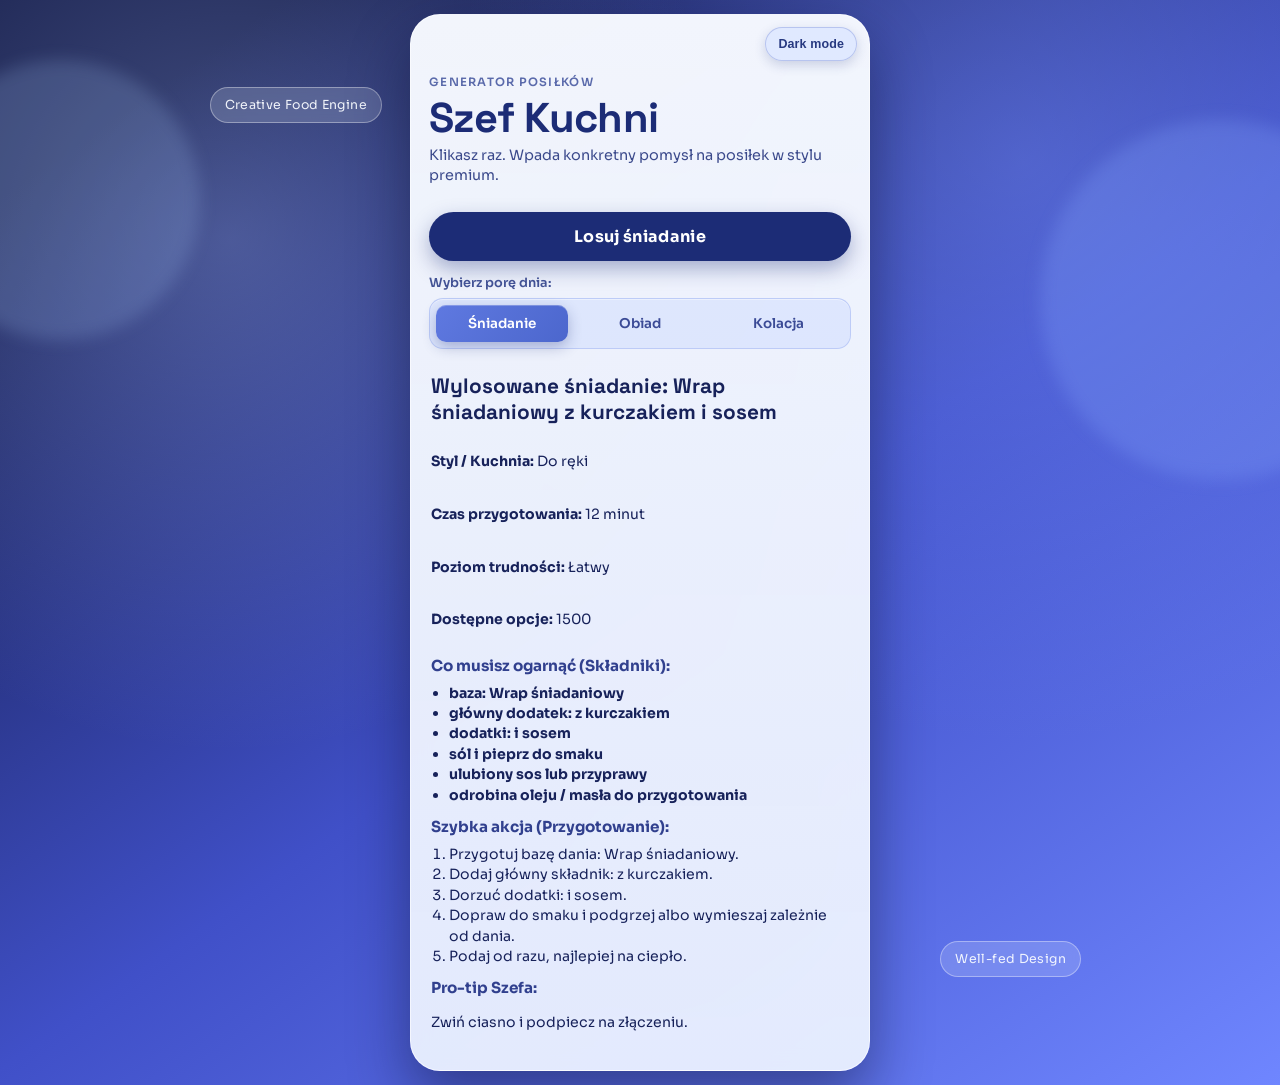
<file: index.html>
﻿<!doctype html>
<html lang="pl">
<head>
  <meta charset="UTF-8" />
  <meta name="viewport" content="width=device-width, initial-scale=1.0" />
  <title>Szef Kuchni</title>
  <meta name="theme-color" content="#4050c8" />
  <meta name="apple-mobile-web-app-capable" content="yes" />
  <meta name="apple-mobile-web-app-status-bar-style" content="black-translucent" />
  <meta name="apple-mobile-web-app-title" content="Szef Kuchni" />
  <link rel="icon" type="image/png" sizes="32x32" href="favicon-32.png" />
  <link rel="apple-touch-icon" sizes="180x180" href="apple-touch-icon.png" />
  <link rel="manifest" href="manifest.webmanifest" />
  <link rel="preconnect" href="https://fonts.googleapis.com">
  <link rel="preconnect" href="https://fonts.gstatic.com" crossorigin>
  <link href="https://fonts.googleapis.com/css2?family=Space+Grotesk:wght@400;500;700&family=Sora:wght@400;600;700&display=swap" rel="stylesheet">
  <link rel="stylesheet" href="styles.css" />
</head>
<body>
  <div class="ambient ambient-a"></div>
  <div class="ambient ambient-b"></div>
  <div class="ambient ambient-c"></div>

  <main class="scene">
    <div class="badge badge-top">Creative Food Engine</div>
    <div class="badge badge-bottom">Well-fed Design</div>

    <section class="phone-shell">
      <button id="themeToggle" class="theme-toggle" type="button" aria-label="Przełącz tryb ciemny">Dark mode</button>

      <header class="hero">
        <p class="eyebrow">GENERATOR POSIŁKÓW</p>
        <h1>Szef Kuchni</h1>
        <p class="lead">Klikasz raz. Wpada konkretny pomysł na posiłek w stylu premium.</p>
        <button id="drawBtn">Losuj obiad</button>
      </header>

      <div class="meal-type-picker">
        <span>Wybierz porę dnia:</span>
        <div class="segment-control" id="mealType" role="tablist" aria-label="Typ posiłku">
          <button type="button" class="segment active" data-type="breakfast">Śniadanie</button>
          <button type="button" class="segment" data-type="lunch">Obiad</button>
          <button type="button" class="segment" data-type="dinner">Kolacja</button>
        </div>
      </div>

      <section class="card" id="result" aria-live="polite">
        <p>Kliknij „Losuj obiad”, a Szef wyda werdykt.</p>
      </section>
    </section>
  </main>

  <script src="app.js"></script>
</body>
</html>
</file>
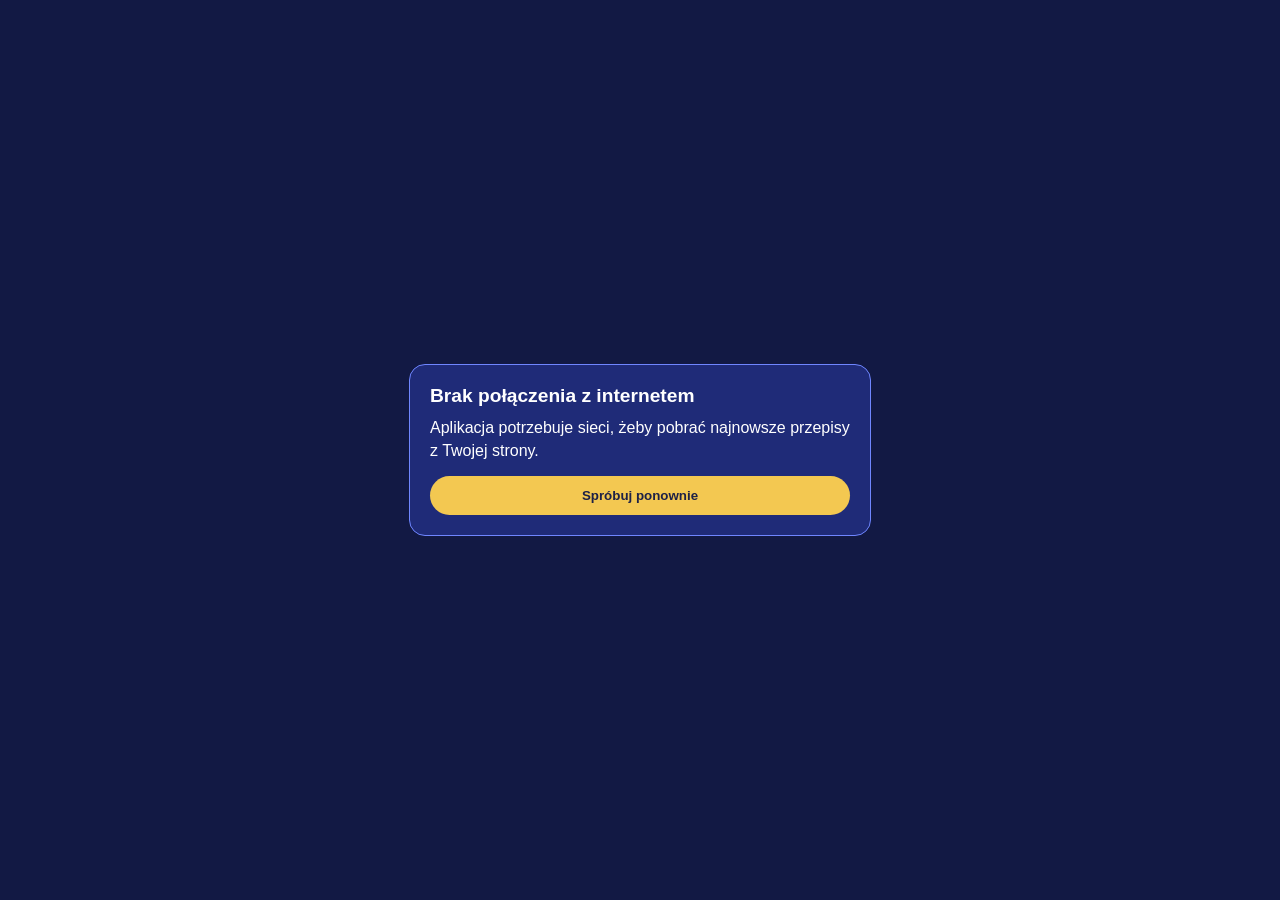
<file: android-apk/app/src/main/assets/offline.html>
﻿<!doctype html>
<html lang="pl">
<head>
  <meta charset="utf-8" />
  <meta name="viewport" content="width=device-width, initial-scale=1" />
  <title>Brak internetu</title>
  <style>
    body { margin:0; min-height:100vh; display:grid; place-items:center; background:#121944; color:#fff; font-family:Arial,sans-serif; }
    .box { width:min(92vw,420px); background:#1f2b78; border:1px solid #6f86ff; border-radius:16px; padding:20px; }
    h1 { margin:0 0 10px; font-size:1.2rem; }
    p { margin:0 0 14px; line-height:1.4; }
    button { width:100%; border:0; border-radius:999px; padding:12px; font-weight:700; background:#f3c851; color:#1d2147; }
  </style>
</head>
<body>
  <div class="box">
    <h1>Brak połączenia z internetem</h1>
    <p>Aplikacja potrzebuje sieci, żeby pobrać najnowsze przepisy z Twojej strony.</p>
    <button onclick="location.reload()">Spróbuj ponownie</button>
  </div>
</body>
</html>
</file>
<file: styles.css>
﻿:root {
  --bg-dark: #121944;
  --bg-mid: #4050c8;
  --bg-soft: #6f86ff;
  --card-bg: rgba(240, 245, 255, 0.9);
  --text-strong: #17225a;
  --text-soft: #31408e;
  --accent: #f6de65;
  --white: #ffffff;
  --shadow-main: 0 28px 60px rgba(7, 11, 42, 0.45);
}

* {
  box-sizing: border-box;
}

body {
  margin: 0;
  min-height: 100dvh;
  font-family: "Sora", sans-serif;
  color: var(--white);
  background: radial-gradient(circle at 18% 22%, rgba(164, 186, 255, 0.35), transparent 38%),
    radial-gradient(circle at 80% 15%, rgba(123, 148, 255, 0.4), transparent 42%),
    linear-gradient(145deg, var(--bg-dark) 10%, var(--bg-mid) 54%, var(--bg-soft) 100%);
  overflow-x: hidden;
  -webkit-tap-highlight-color: transparent;
}

.ambient {
  position: fixed;
  pointer-events: none;
  border-radius: 999px;
  filter: blur(8px);
}

.ambient-a {
  width: 280px;
  height: 280px;
  left: -80px;
  top: 60px;
  background: rgba(173, 203, 255, 0.18);
}

.ambient-b {
  width: 360px;
  height: 360px;
  right: -120px;
  top: 120px;
  background: rgba(136, 168, 255, 0.25);
}

.ambient-c {
  width: 280px;
  height: 280px;
  left: 44%;
  bottom: -120px;
  background: rgba(75, 98, 210, 0.35);
}

.scene {
  width: min(1050px, 100vw);
  margin: 0 auto;
  position: relative;
  display: flex;
  justify-content: center;
  align-items: center;
  min-height: 100dvh;
  padding: 14px;
}

.phone-shell {
  width: min(460px, 100%);
  border-radius: 30px;
  background: linear-gradient(180deg, rgba(246, 249, 255, 0.98), rgba(236, 242, 255, 0.94));
  border: 1px solid rgba(255, 255, 255, 0.6);
  box-shadow: var(--shadow-main);
  padding: 18px;
  backdrop-filter: blur(10px);
  position: relative;
  overflow: hidden;
}

.theme-toggle {
  position: absolute;
  top: 12px;
  right: 12px;
  width: auto;
  min-height: 34px;
  margin: 0;
  padding: 8px 12px;
  border-radius: 999px;
  border: 1px solid rgba(120, 140, 216, 0.4);
  background: rgba(220, 230, 255, 0.8);
  color: #273981;
  font-size: 0.78rem;
  font-weight: 700;
  letter-spacing: 0.01em;
  box-shadow: 0 4px 12px rgba(42, 58, 130, 0.2);
  z-index: 8;
}

.theme-toggle:hover {
  transform: none;
  filter: brightness(1.04);
}

.hero {
  padding-top: 42px;
}

.eyebrow {
  font-size: 0.72rem;
  letter-spacing: 0.11em;
  margin: 0;
  color: rgba(48, 66, 148, 0.78);
  font-weight: 600;
}

h1 {
  margin: 8px 0 6px;
  font-family: "Space Grotesk", sans-serif;
  font-size: clamp(1.8rem, 6vw, 2.6rem);
  line-height: 1;
  letter-spacing: -0.02em;
  color: #1c2c76;
}

.lead {
  margin: 0 0 16px;
  color: rgba(40, 55, 128, 0.9);
  font-size: 0.9rem;
  line-height: 1.45;
}

.meal-type-picker {
  margin-bottom: 14px;
  display: grid;
  gap: 7px;
}

.meal-type-picker span {
  font-size: 0.8rem;
  color: rgba(39, 56, 131, 0.86);
  font-weight: 600;
}

.segment-control {
  display: grid;
  grid-template-columns: repeat(3, 1fr);
  gap: 6px;
  padding: 6px;
  border-radius: 14px;
  background: rgba(184, 202, 255, 0.28);
  border: 1px solid rgba(126, 152, 235, 0.35);
  box-shadow: inset 0 1px 0 rgba(255, 255, 255, 0.4);
}

.segment {
  margin: 0;
  width: 100%;
  border: 0;
  border-radius: 10px;
  padding: 10px 8px;
  background: transparent;
  color: rgba(41, 58, 139, 0.9);
  font: inherit;
  font-size: 0.84rem;
  font-weight: 600;
  letter-spacing: 0;
  box-shadow: none;
}

.segment:hover {
  transform: none;
  filter: none;
  background: rgba(255, 255, 255, 0.45);
}

.segment.active {
  background: linear-gradient(130deg, rgba(88, 115, 223, 0.95), rgba(60, 89, 199, 0.9));
  color: #ffffff;
  box-shadow: 0 5px 14px rgba(31, 48, 120, 0.3), inset 0 1px 0 rgba(255, 255, 255, 0.25);
}

body.dark-mode .phone-shell {
  background: linear-gradient(180deg, rgba(16, 22, 58, 0.98), rgba(24, 33, 84, 0.96));
  border-color: rgba(116, 142, 245, 0.35);
}

body.dark-mode .theme-toggle {
  background: rgba(73, 95, 186, 0.35);
  border-color: rgba(156, 178, 255, 0.45);
  color: #e9efff;
}

body.dark-mode .eyebrow {
  color: rgba(174, 194, 255, 0.82);
}

body.dark-mode h1 {
  color: #f2f6ff;
}

body.dark-mode .lead,
body.dark-mode .meal-type-picker span {
  color: rgba(215, 225, 255, 0.9);
}

body.dark-mode .segment-control {
  background: rgba(79, 104, 205, 0.28);
  border-color: rgba(130, 156, 255, 0.35);
}

body.dark-mode .segment {
  color: rgba(225, 233, 255, 0.9);
}

body.dark-mode .segment:hover {
  background: rgba(132, 156, 246, 0.2);
}

body.dark-mode .segment.active {
  background: linear-gradient(130deg, rgba(255, 255, 255, 0.26), rgba(193, 210, 255, 0.16));
  color: #ffffff;
}

body.dark-mode .card {
  color: #e7eeff;
}

body.dark-mode #result h3 {
  color: #becfff;
}

body.dark-mode #drawBtn {
  background: #e9efff;
  color: #1c2c76;
  box-shadow: 0 8px 20px rgba(18, 30, 88, 0.32);
}

.card {
  background: transparent;
  color: var(--text-strong);
  border-radius: 0;
  padding: 10px 2px 6px;
  min-height: 320px;
  box-shadow: none;
}

#result h2 {
  font-family: "Space Grotesk", sans-serif;
  margin: 0 0 12px;
  font-size: 1.3rem;
  line-height: 1.25;
}

#result h3 {
  margin: 12px 0 8px;
  color: var(--text-soft);
  font-size: 0.95rem;
}

#result p,
#result li {
  font-size: 0.88rem;
  line-height: 1.45;
}

#result ul,
#result ol {
  margin: 0;
  padding-left: 18px;
}

.meta {
  display: grid;
  gap: 4px;
}

#drawBtn {
  margin-top: 10px;
  margin-bottom: 14px;
  width: 100%;
  border: none;
  border-radius: 999px;
  padding: 14px 18px;
  font: inherit;
  font-weight: 700;
  letter-spacing: 0.02em;
  background: #1c2c76;
  color: #ffffff;
  box-shadow: 0 8px 20px rgba(28, 44, 118, 0.35);
  cursor: pointer;
  transition: transform 0.18s ease, filter 0.18s ease;
}

#drawBtn:hover {
  transform: translateY(-2px);
  filter: brightness(1.04);
}

#drawBtn:active {
  transform: translateY(0);
}

#drawBtn:focus-visible,
.theme-toggle:focus-visible,
.segment:focus-visible {
  outline: 2px solid rgba(255, 255, 255, 0.8);
  outline-offset: 2px;
}

.badge {
  position: absolute;
  padding: 9px 14px;
  border-radius: 999px;
  background: rgba(233, 240, 255, 0.18);
  border: 1px solid rgba(255, 255, 255, 0.36);
  color: rgba(248, 251, 255, 0.95);
  font-size: 0.78rem;
  letter-spacing: 0.03em;
  backdrop-filter: blur(6px);
}

.badge-top {
  top: 8%;
  left: 9%;
}

.badge-bottom {
  right: 8%;
  bottom: 10%;
}

@media (max-width: 900px) {
  .badge {
    display: none;
  }

  .scene {
    width: 100vw;
    padding: max(12px, env(safe-area-inset-top)) 12px max(12px, env(safe-area-inset-bottom));
    align-items: stretch;
  }

  .phone-shell {
    min-height: calc(100dvh - 24px);
    border-radius: 24px;
    display: flex;
    flex-direction: column;
    padding: 16px 14px 14px;
    background: linear-gradient(180deg, rgba(246, 249, 255, 0.98), rgba(236, 242, 255, 0.95));
  }

  .theme-toggle {
    top: 10px;
    right: 10px;
    min-height: 32px;
    padding: 7px 11px;
    font-size: 0.75rem;
  }

  .card {
    flex: 1;
    min-height: 0;
    overflow: auto;
    -webkit-overflow-scrolling: touch;
    padding: 8px 2px 4px;
    border-radius: 0;
  }

  #result h2 {
    font-size: 1.12rem;
    line-height: 1.3;
  }

  #result p,
  #result li {
    font-size: 0.9rem;
    line-height: 1.5;
  }

  .segment {
    padding: 12px 8px;
    font-size: 0.86rem;
    font-weight: 700;
  }

  #drawBtn {
    margin-top: 8px;
    margin-bottom: 12px;
    min-height: 52px;
    font-size: 0.96rem;
    position: static;
  }
}

@media (max-width: 420px) {
  .scene {
    padding: max(8px, env(safe-area-inset-top)) 8px max(8px, env(safe-area-inset-bottom));
  }

  .phone-shell {
    min-height: calc(100dvh - 16px);
    padding: 14px 12px 12px;
    border-radius: 16px;
  }

  .theme-toggle {
    top: 8px;
    right: 8px;
  }

  h1 {
    font-size: 1.56rem;
  }

  .lead {
    font-size: 0.82rem;
    margin-bottom: 12px;
  }

  .meal-type-picker {
    gap: 6px;
    margin-bottom: 10px;
  }

  .meal-type-picker span {
    font-size: 0.76rem;
  }

  .segment-control {
    gap: 5px;
    padding: 5px;
    border-radius: 12px;
  }

  .card {
    padding: 14px;
  }

  #result h3 {
    font-size: 0.9rem;
    margin-top: 10px;
  }

  #result ul,
  #result ol {
    padding-left: 16px;
  }
}
</file>
